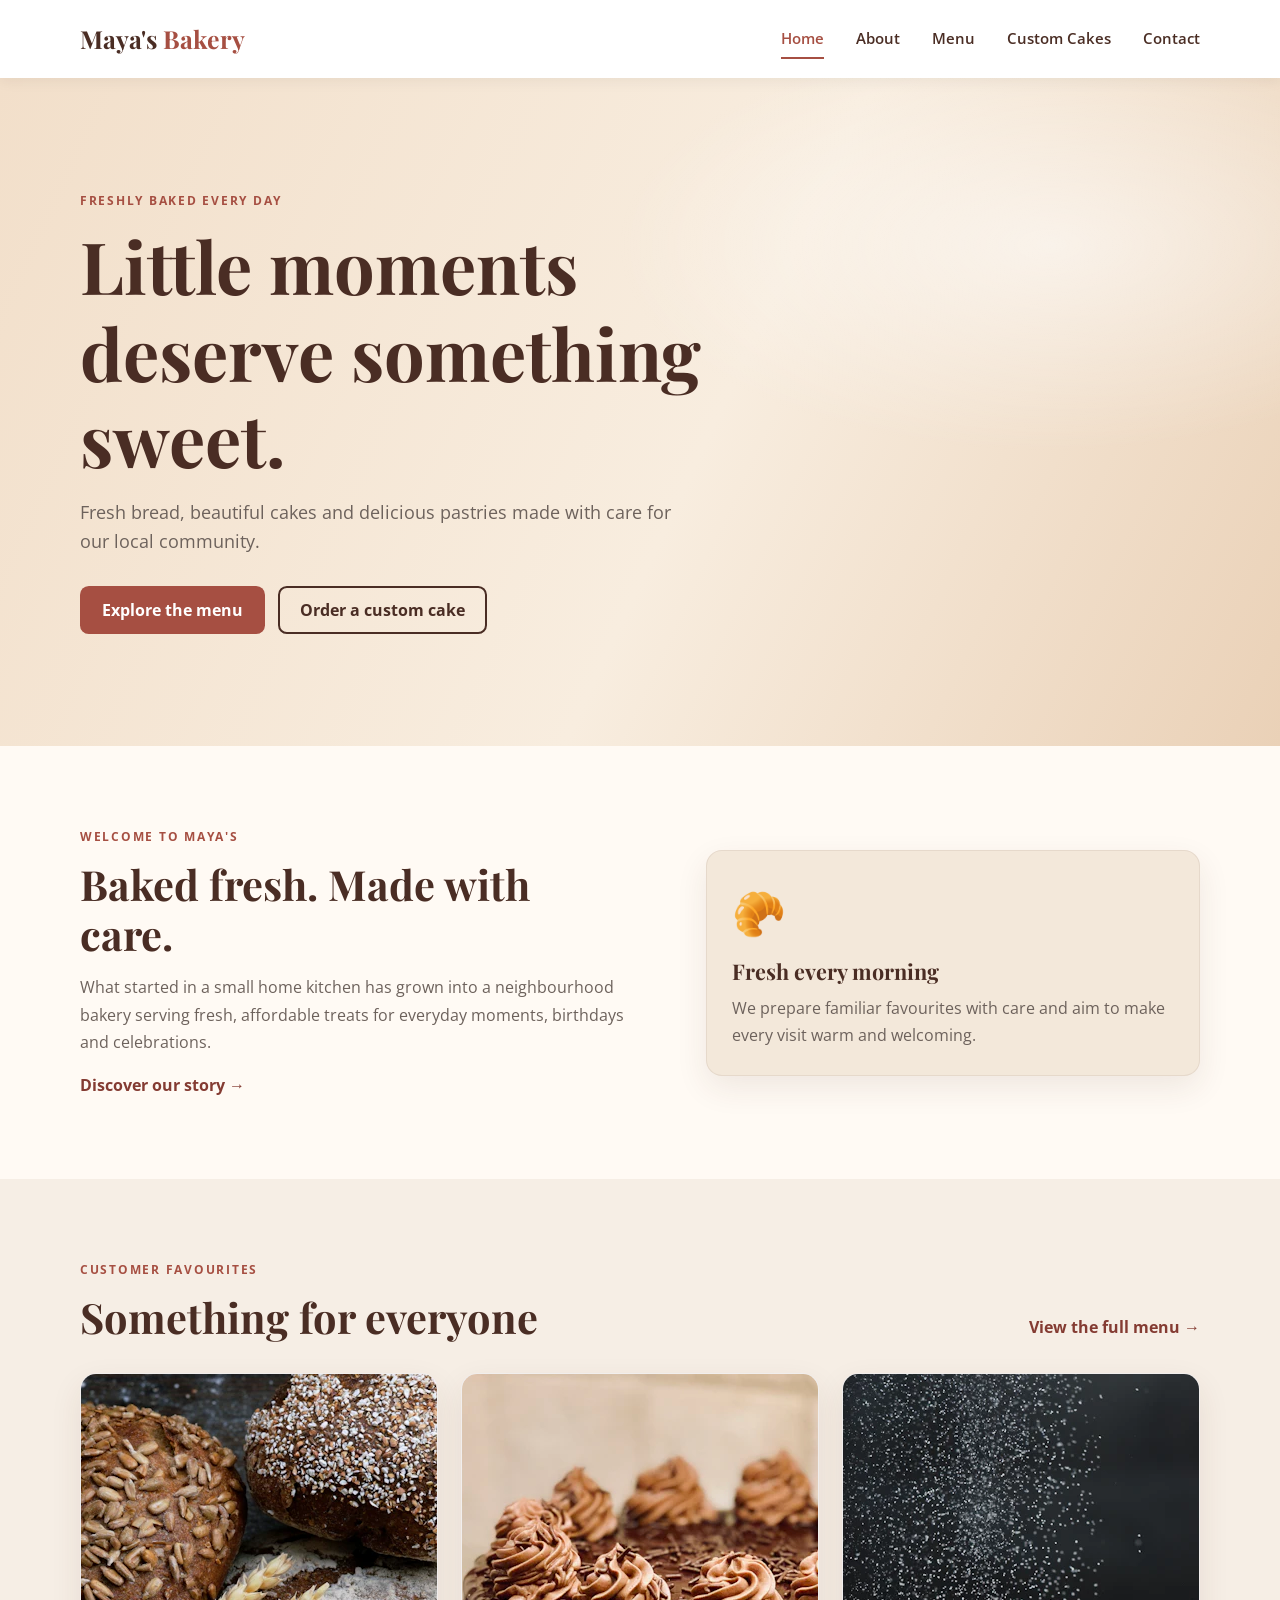
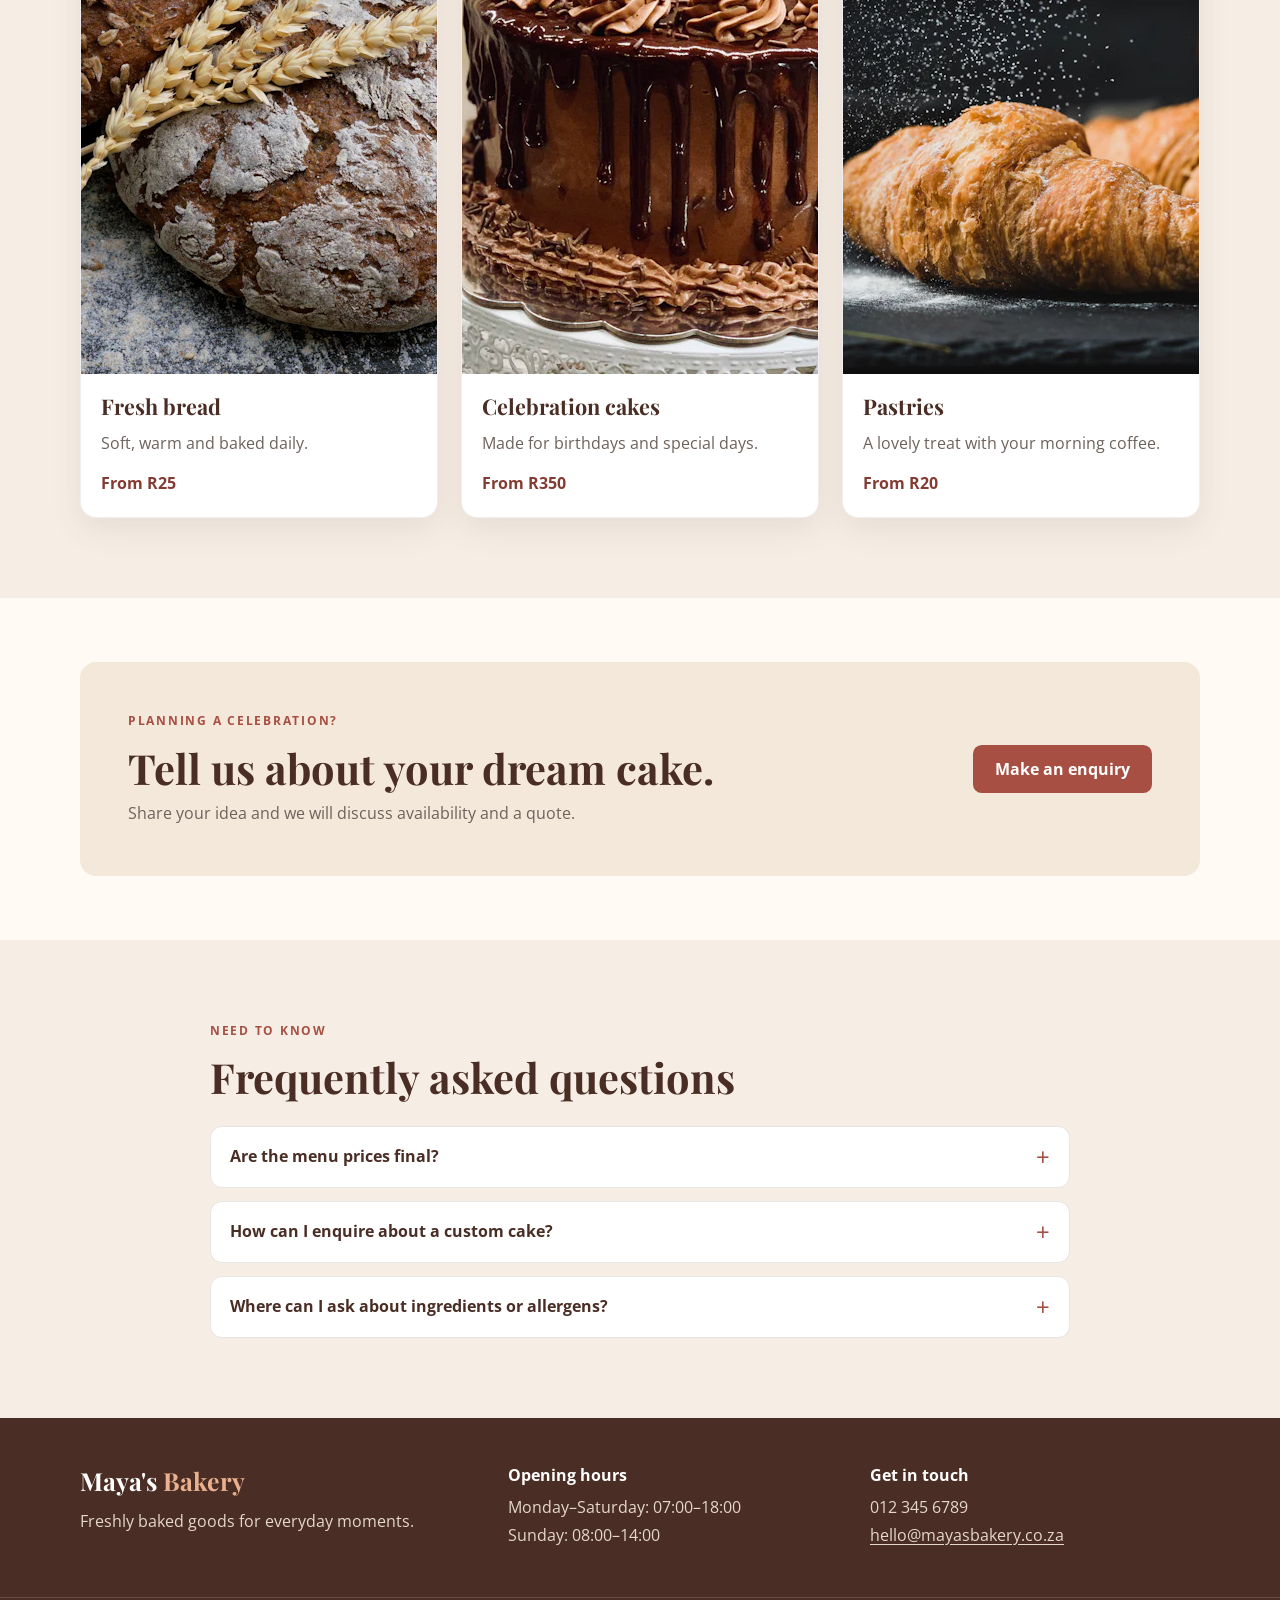
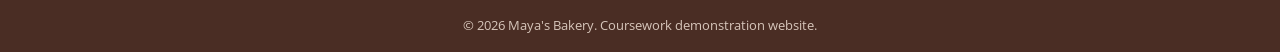
<file: index.html>
<!doctype html>
<html lang="en">
  <head>
    <meta charset="utf-8">
    <meta name="viewport" content="width=device-width, initial-scale=1">
    <meta
      name="description"
      content="Discover Maya's Bakery in Cape Town: fresh bread, celebration cakes and pastries baked with care for everyday moments."
    >
    <title>Home | Maya's Bakery</title>
    <meta property="og:type" content="website">
    <meta property="og:title" content="Maya's Bakery | Freshly baked every day">
    <meta property="og:description" content="Fresh bread, beautiful cakes and delicious pastries made with care for our local community.">
    <meta name="twitter:card" content="summary">
    <meta name="twitter:title" content="Maya's Bakery | Freshly baked every day">
    <meta name="twitter:description" content="Fresh bread, beautiful cakes and delicious pastries made with care for our local community.">

    <link rel="preconnect" href="https://fonts.googleapis.com">
    <link rel="preconnect" href="https://fonts.gstatic.com" crossorigin>
    <link
      href="https://fonts.googleapis.com/css2?family=Open+Sans:wght@400;600;700&family=Playfair+Display:wght@700&display=swap"
      rel="stylesheet"
    >
    <link rel="stylesheet" href="css/style.css">
  </head>

  <body>
    <header class="site-header">
      <nav class="nav container" aria-label="Main navigation">
        <a class="brand" href="index.html" aria-label="Maya's Bakery home">
          Maya's <span>Bakery</span>
        </a>

        <button
          class="menu-toggle"
          type="button"
          aria-expanded="false"
          aria-controls="primary-links"
          aria-label="Open navigation menu"
        >
          <span></span>
          <span></span>
          <span></span>
        </button>

        <div class="nav-links" id="primary-links">
          <a class="current" aria-current="page" href="index.html" data-page="index.html">Home</a>
          <a href="about.html" data-page="about.html">About</a>
          <a href="products.html" data-page="products.html">Menu</a>
          <a href="enquiry.html" data-page="enquiry.html">Custom Cakes</a>
          <a href="contact.html" data-page="contact.html">Contact</a>
        </div>
      </nav>
    </header>

    <main id="main-content">
      <section class="hero">
        <div class="container hero-content">
          <p class="eyebrow">Freshly baked every day</p>
          <h1>Little moments deserve something sweet.</h1>
          <p class="hero-copy">
            Fresh bread, beautiful cakes and delicious pastries made with care for our
            local community.
          </p>

          <div class="button-row">
            <a class="button button-primary" href="products.html">Explore the menu</a>
            <a class="button button-outline" href="enquiry.html">Order a custom cake</a>
          </div>
        </div>
      </section>

      <section class="section container intro-grid">
        <div>
          <p class="eyebrow">Welcome to Maya's</p>
          <h2>Baked fresh. Made with care.</h2>
          <p>
            What started in a small home kitchen has grown into a neighbourhood bakery
            serving fresh, affordable treats for everyday moments, birthdays and celebrations.
          </p>
          <a class="text-link" href="about.html">
            Discover our story <span aria-hidden="true">→</span>
          </a>
        </div>

        <article class="highlight-card">
          <span class="large-emoji" aria-hidden="true">🥐</span>
          <h3>Fresh every morning</h3>
          <p>
            We prepare familiar favourites with care and aim to make every visit warm and
            welcoming.
          </p>
        </article>
      </section>

      <section class="section section-cream">
        <div class="container">
          <div class="section-heading">
            <div>
              <p class="eyebrow">Customer favourites</p>
              <h2>Something for everyone</h2>
            </div>
            <a class="text-link" href="products.html">
              View the full menu <span aria-hidden="true">→</span>
            </a>
          </div>

          <div class="card-grid">
            <article class="food-card">
              <img
                src="assets/artisan-bread.webp"
                alt="Freshly baked artisan bread"
                width="800"
                height="600"
                loading="lazy"
                decoding="async"
              >
              <div class="food-card-content">
                <h3>Fresh bread</h3>
                <p>Soft, warm and baked daily.</p>
                <strong>From R25</strong>
              </div>
            </article>

            <article class="food-card">
              <img
                src="assets/chocolate-celebration-cake.webp"
                alt="Decorated celebration cake"
                width="800"
                height="600"
                loading="lazy"
                decoding="async"
              >
              <div class="food-card-content">
                <h3>Celebration cakes</h3>
                <p>Made for birthdays and special days.</p>
                <strong>From R350</strong>
              </div>
            </article>

            <article class="food-card">
              <img
                src="assets/butter-croissant.webp"
                alt="Golden flaky pastries"
                width="800"
                height="600"
                loading="lazy"
                decoding="async"
              >
              <div class="food-card-content">
                <h3>Pastries</h3>
                <p>A lovely treat with your morning coffee.</p>
                <strong>From R20</strong>
              </div>
            </article>
          </div>
        </div>
      </section>

      <section class="container callout">
        <div>
          <p class="eyebrow">Planning a celebration?</p>
          <h2>Tell us about your dream cake.</h2>
          <p>Share your idea and we will discuss availability and a quote.</p>
        </div>
        <a class="button button-primary" href="enquiry.html">Make an enquiry</a>
      </section>

      <section class="section section-cream" aria-labelledby="faq-heading">
        <div class="container faq-section">
          <div class="section-heading">
            <div>
              <p class="eyebrow">Need to know</p>
              <h2 id="faq-heading">Frequently asked questions</h2>
            </div>
          </div>

          <div class="faq-list">
            <article class="faq-item">
              <h3>
                <button
                  class="faq-question"
                  type="button"
                  aria-expanded="false"
                  aria-controls="faq-answer-prices"
                >
                  Are the menu prices final?
                  <span class="faq-icon" aria-hidden="true">+</span>
                </button>
              </h3>
              <div class="faq-answer" id="faq-answer-prices" hidden>
                <p>The prices shown on this website are sample coursework prices, not a confirmed price list.</p>
              </div>
            </article>

            <article class="faq-item">
              <h3>
                <button
                  class="faq-question"
                  type="button"
                  aria-expanded="false"
                  aria-controls="faq-answer-cakes"
                >
                  How can I enquire about a custom cake?
                  <span class="faq-icon" aria-hidden="true">+</span>
                </button>
              </h3>
              <div class="faq-answer" id="faq-answer-cakes" hidden>
                <p>
                  Use the <a href="enquiry.html">custom cake enquiry form</a> to share your event date,
                  serving size and ideas. The form is a coursework demonstration and does not send or store
                  your details.
                </p>
              </div>
            </article>

            <article class="faq-item">
              <h3>
                <button
                  class="faq-question"
                  type="button"
                  aria-expanded="false"
                  aria-controls="faq-answer-allergens"
                >
                  Where can I ask about ingredients or allergens?
                  <span class="faq-icon" aria-hidden="true">+</span>
                </button>
              </h3>
              <div class="faq-answer" id="faq-answer-allergens" hidden>
                <p>
                  Please use the <a href="contact.html">contact page</a> to ask about ingredients or allergens
                  before choosing a product. This demonstration website cannot confirm product ingredients.
                </p>
              </div>
            </article>
          </div>
        </div>
      </section>
    </main>

    <footer class="site-footer">
      <div class="container footer-grid">
        <div>
          <a class="brand brand-light" href="index.html">Maya's <span>Bakery</span></a>
          <p>Freshly baked goods for everyday moments.</p>
        </div>

        <div>
          <h2 class="footer-heading">Opening hours</h2>
          <p>
            Monday–Saturday: 07:00–18:00<br>
            Sunday: 08:00–14:00
          </p>
        </div>

        <div>
          <h2 class="footer-heading">Get in touch</h2>
          <p>
            012 345 6789<br>
            <a href="mailto:hello@mayasbakery.co.za">hello@mayasbakery.co.za</a>
          </p>
        </div>
      </div>

      <p class="copyright">© 2026 Maya's Bakery. Coursework demonstration website.</p>
    </footer>

    <script src="js/script.js" defer></script>
  </body>
</html>
</file>
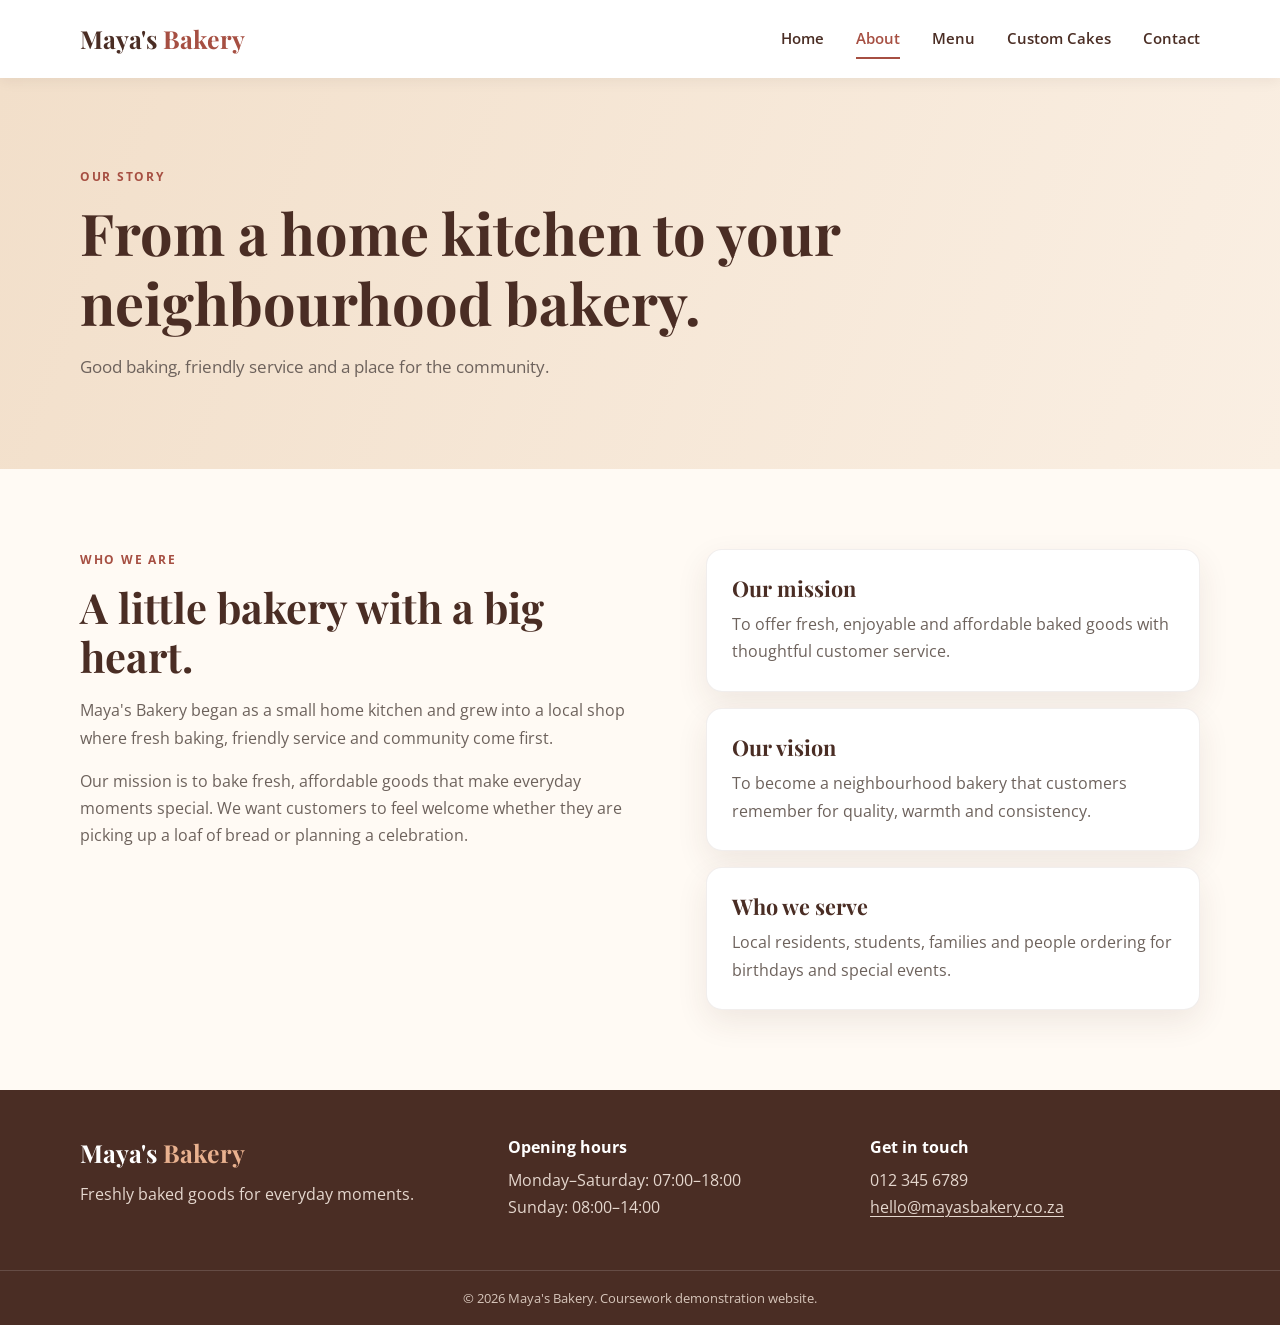
<file: about.html>
<!doctype html>
<html lang="en">
  <head>
    <meta charset="utf-8">
    <meta name="viewport" content="width=device-width, initial-scale=1">
    <meta
      name="description"
      content="Learn how Maya's Bakery grew from a home kitchen into a neighbourhood bakery focused on fresh baking, friendly service and community."
    >
    <title>About us | Maya's Bakery</title>
    <meta property="og:type" content="website">
    <meta property="og:title" content="Our story | Maya's Bakery">
    <meta property="og:description" content="Learn about Maya's Bakery, our story, our mission and the neighbourhood community we serve.">
    <meta name="twitter:card" content="summary">
    <meta name="twitter:title" content="Our story | Maya's Bakery">
    <meta name="twitter:description" content="Learn about Maya's Bakery, our story, our mission and the neighbourhood community we serve.">

    <link rel="preconnect" href="https://fonts.googleapis.com">
    <link rel="preconnect" href="https://fonts.gstatic.com" crossorigin>
    <link
      href="https://fonts.googleapis.com/css2?family=Open+Sans:wght@400;600;700&family=Playfair+Display:wght@700&display=swap"
      rel="stylesheet"
    >
    <link rel="stylesheet" href="css/style.css">
  </head>

  <body>
    <header class="site-header">
      <nav class="nav container" aria-label="Main navigation">
        <a class="brand" href="index.html" aria-label="Maya's Bakery home">
          Maya's <span>Bakery</span>
        </a>

        <button
          class="menu-toggle"
          type="button"
          aria-expanded="false"
          aria-controls="primary-links"
          aria-label="Open navigation menu"
        >
          <span></span>
          <span></span>
          <span></span>
        </button>

        <div class="nav-links" id="primary-links">
          <a href="index.html" data-page="index.html">Home</a>
          <a class="current" aria-current="page" href="about.html" data-page="about.html">About</a>
          <a href="products.html" data-page="products.html">Menu</a>
          <a href="enquiry.html" data-page="enquiry.html">Custom Cakes</a>
          <a href="contact.html" data-page="contact.html">Contact</a>
        </div>
      </nav>
    </header>

    <main id="main-content">
      <section class="page-hero">
        <div class="container">
          <p class="eyebrow">Our story</p>
          <h1>From a home kitchen to your neighbourhood bakery.</h1>
          <p>Good baking, friendly service and a place for the community.</p>
        </div>
      </section>

      <section class="section container two-column">
        <div>
          <p class="eyebrow">Who we are</p>
          <h2>A little bakery with a big heart.</h2>
          <p>
            Maya's Bakery began as a small home kitchen and grew into a local shop where
            fresh baking, friendly service and community come first.
          </p>
          <p>
            Our mission is to bake fresh, affordable goods that make everyday moments
            special. We want customers to feel welcome whether they are picking up a loaf of
            bread or planning a celebration.
          </p>
        </div>

        <div class="stacked-cards">
          <article class="info-card">
            <h3>Our mission</h3>
            <p>To offer fresh, enjoyable and affordable baked goods with thoughtful customer service.</p>
          </article>

          <article class="info-card">
            <h3>Our vision</h3>
            <p>To become a neighbourhood bakery that customers remember for quality, warmth and consistency.</p>
          </article>

          <article class="info-card">
            <h3>Who we serve</h3>
            <p>Local residents, students, families and people ordering for birthdays and special events.</p>
          </article>
        </div>
      </section>
    </main>

    <footer class="site-footer">
      <div class="container footer-grid">
        <div>
          <a class="brand brand-light" href="index.html">Maya's <span>Bakery</span></a>
          <p>Freshly baked goods for everyday moments.</p>
        </div>

        <div>
          <h2 class="footer-heading">Opening hours</h2>
          <p>
            Monday–Saturday: 07:00–18:00<br>
            Sunday: 08:00–14:00
          </p>
        </div>

        <div>
          <h2 class="footer-heading">Get in touch</h2>
          <p>
            012 345 6789<br>
            <a href="mailto:hello@mayasbakery.co.za">hello@mayasbakery.co.za</a>
          </p>
        </div>
      </div>

      <p class="copyright">© 2026 Maya's Bakery. Coursework demonstration website.</p>
    </footer>

    <script src="js/script.js" defer></script>
  </body>
</html>
</file>
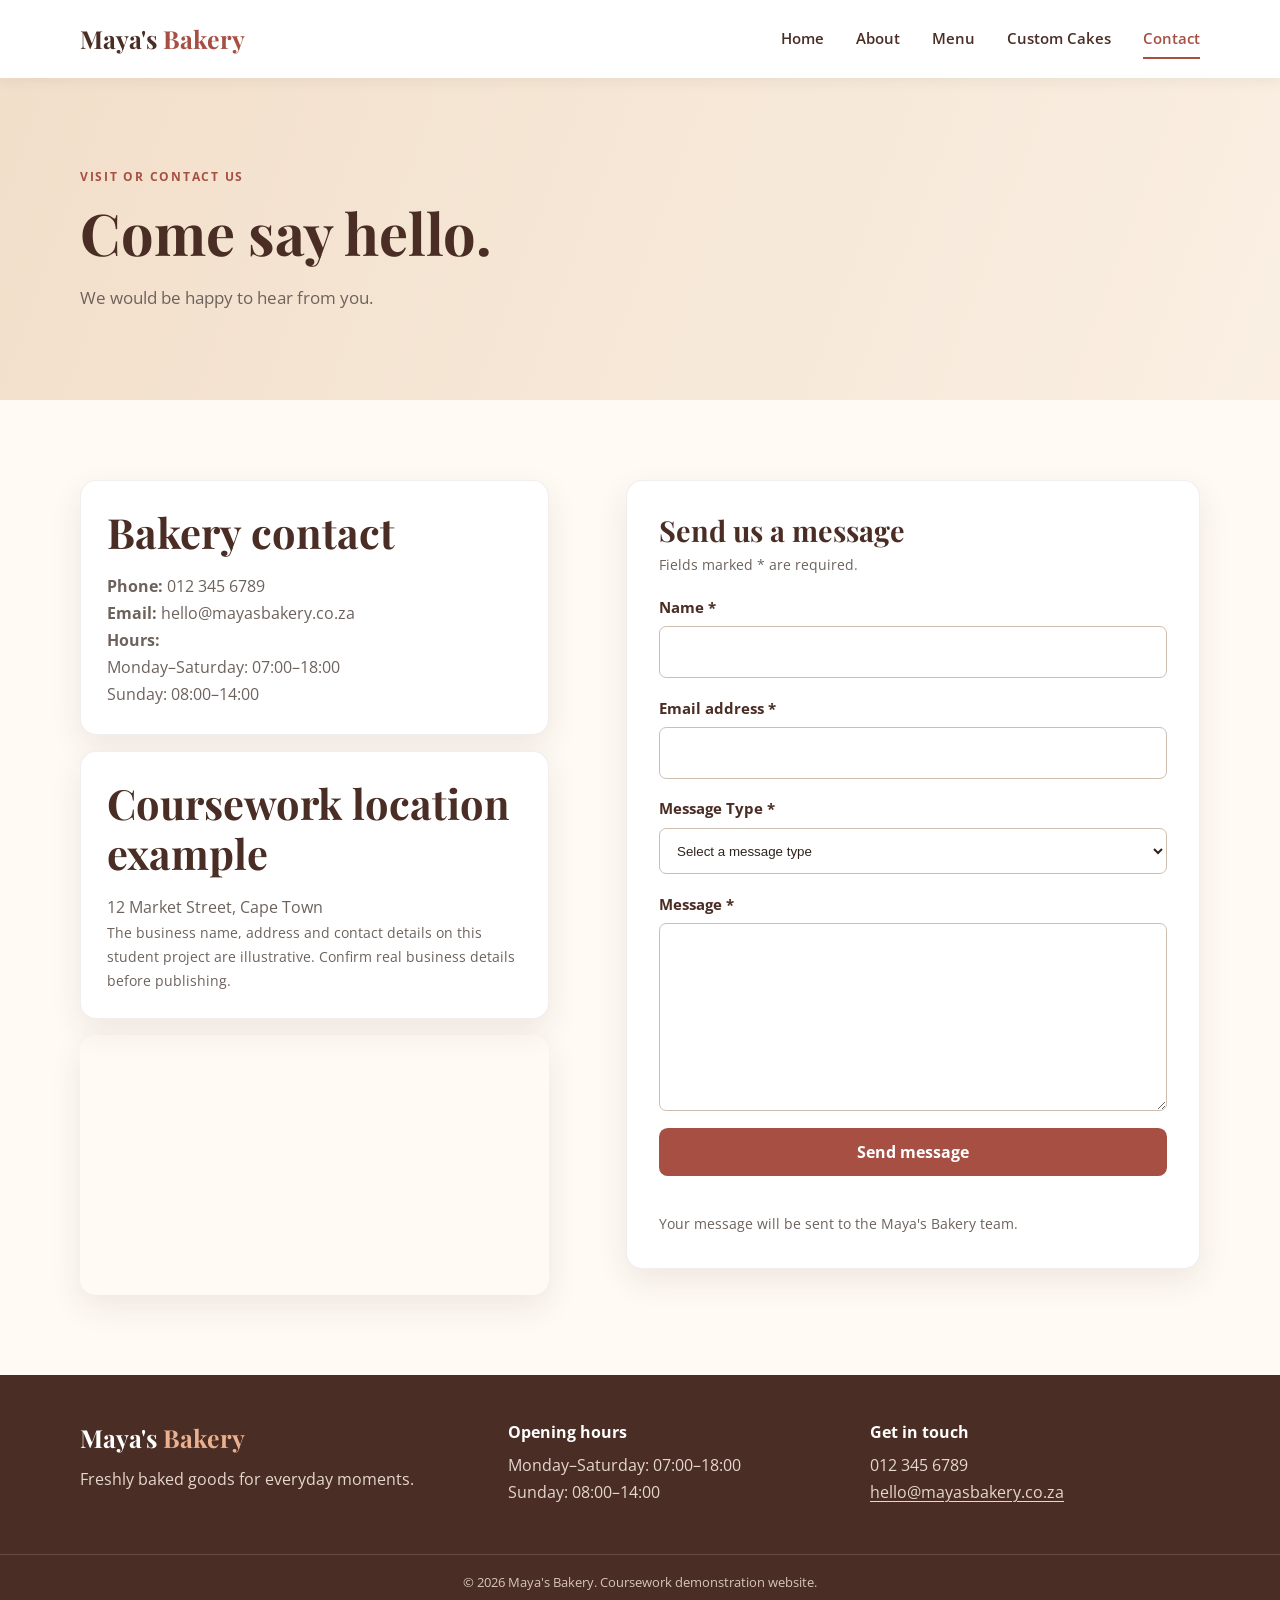
<file: contact.html>
<!doctype html>
<html lang="en">
  <head>
    <meta charset="utf-8">
    <meta name="viewport" content="width=device-width, initial-scale=1">
    <meta
      name="description"
      content="Find Maya's Bakery contact details, opening hours and a Cape Town map, or send a message through our sample contact form."
    >
    <title>Contact | Maya's Bakery</title>
    <meta property="og:type" content="website">
    <meta property="og:title" content="Contact Maya's Bakery">
    <meta property="og:description" content="Find our contact details and opening hours, or send Maya's Bakery a message using our sample form.">
    <meta name="twitter:card" content="summary">
    <meta name="twitter:title" content="Contact Maya's Bakery">
    <meta name="twitter:description" content="Find our contact details and opening hours, or send Maya's Bakery a message using our sample form.">

    <link rel="preconnect" href="https://fonts.googleapis.com">
    <link rel="preconnect" href="https://fonts.gstatic.com" crossorigin>
    <link
      href="https://fonts.googleapis.com/css2?family=Open+Sans:wght@400;600;700&family=Playfair+Display:wght@700&display=swap"
      rel="stylesheet"
    >
    <link rel="stylesheet" href="css/style.css">
  </head>

  <body>
    <header class="site-header">
      <nav class="nav container" aria-label="Main navigation">
        <a class="brand" href="index.html" aria-label="Maya's Bakery home">
          Maya's <span>Bakery</span>
        </a>

        <button
          class="menu-toggle"
          type="button"
          aria-expanded="false"
          
          aria-controls="primary-links"
          aria-label="Open navigation menu"
        >
          <span></span>
          <span></span>
          <span></span>
        </button>

        <div class="nav-links" id="primary-links">
          <a href="index.html" data-page="index.html">Home</a>
          <a href="about.html" data-page="about.html">About</a>
          <a href="products.html" data-page="products.html">Menu</a>
          <a href="enquiry.html" data-page="enquiry.html">Custom Cakes</a>
          <a class="current" aria-current="page" href="contact.html" data-page="contact.html">Contact</a>
        </div>
      </nav>
    </header>

    <main id="main-content">
      <section class="page-hero">
        <div class="container">
          <p class="eyebrow">Visit or contact us</p>
          <h1>Come say hello.</h1>
          <p>We would be happy to hear from you.</p>
        </div>
      </section>

      <section class="section container contact-layout">
        <div class="contact-details">
          <article class="info-card">
            <h2>Bakery contact</h2>
            <p><strong>Phone:</strong> 012 345 6789</p>
            <p><strong>Email:</strong> <a href="mailto:hello@mayasbakery.co.za">hello@mayasbakery.co.za</a></p>
            <p>
              <strong>Hours:</strong><br>
              Monday–Saturday: 07:00–18:00<br>
              Sunday: 08:00–14:00
            </p>
          </article>

          <article class="info-card">
            <h2>Coursework location example</h2>
            <p>12 Market Street, Cape Town</p>
            <p class="small-note">
              The business name, address and contact details on this student project are
              illustrative. Confirm real business details before publishing.
            </p>
          </article>

          <div class="map-frame">
            <iframe
              title="Map showing Cape Town city centre"
              src="https://www.google.com/maps?q=Cape%20Town%20City%20Centre&output=embed"
              loading="lazy"
              referrerpolicy="no-referrer-when-downgrade"
              allowfullscreen
            ></iframe>
          </div>
        </div>

        <form class="form-card" id="contactForm" action="#" method="POST">
          <div class="form-heading">
            <h2>Send us a message</h2>
            <p>Fields marked * are required.</p>
          </div>

          <div class="field">
            <label for="contact-name">Name *</label>
            <input id="contact-name" name="name" type="text" autocomplete="name" required minlength="2" maxlength="100">
          </div>

          <div class="field">
            <label for="contact-email">Email address *</label>
            <input id="contact-email" name="email" type="email" autocomplete="email" required maxlength="254">
          </div>

          <div class="field">
            <label for="messageType">Message Type *</label>
            <select id="messageType" name="messageType" required>
              <option value="">Select a message type</option>
              <option value="General Enquiry">General Enquiry</option>
              <option value="Order">Order</option>
              <option value="Feedback">Feedback</option>
              <option value="Complaint">Complaint</option>
            </select>
          </div>

          <div class="field">
            <label for="contact-message">Message *</label>
            <textarea id="contact-message" name="message" rows="6" required minlength="10" maxlength="2000"></textarea>
          </div>

          <button class="button button-primary" type="submit">Send message</button>
          <p class="form-message" role="status" aria-live="polite"></p>
          <p class="small-note">Your message will be sent to the Maya's Bakery team.</p>
        </form>
      </section>
    </main>

    <footer class="site-footer">
      <div class="container footer-grid">
        <div>
          <a class="brand brand-light" href="index.html">Maya's <span>Bakery</span></a>
          <p>Freshly baked goods for everyday moments.</p>
        </div>

        <div>
          <h2 class="footer-heading">Opening hours</h2>
          <p>
            Monday–Saturday: 07:00–18:00<br>
            Sunday: 08:00–14:00
          </p>
        </div>

        <div>
          <h2 class="footer-heading">Get in touch</h2>
          <p>
            012 345 6789<br>
            <a href="mailto:hello@mayasbakery.co.za">hello@mayasbakery.co.za</a>
          </p>
        </div>
      </div>

      <p class="copyright">© 2026 Maya's Bakery. Coursework demonstration website.</p>
    </footer>

    <script src="js/script.js" defer></script>
  </body>
</html>
</file>
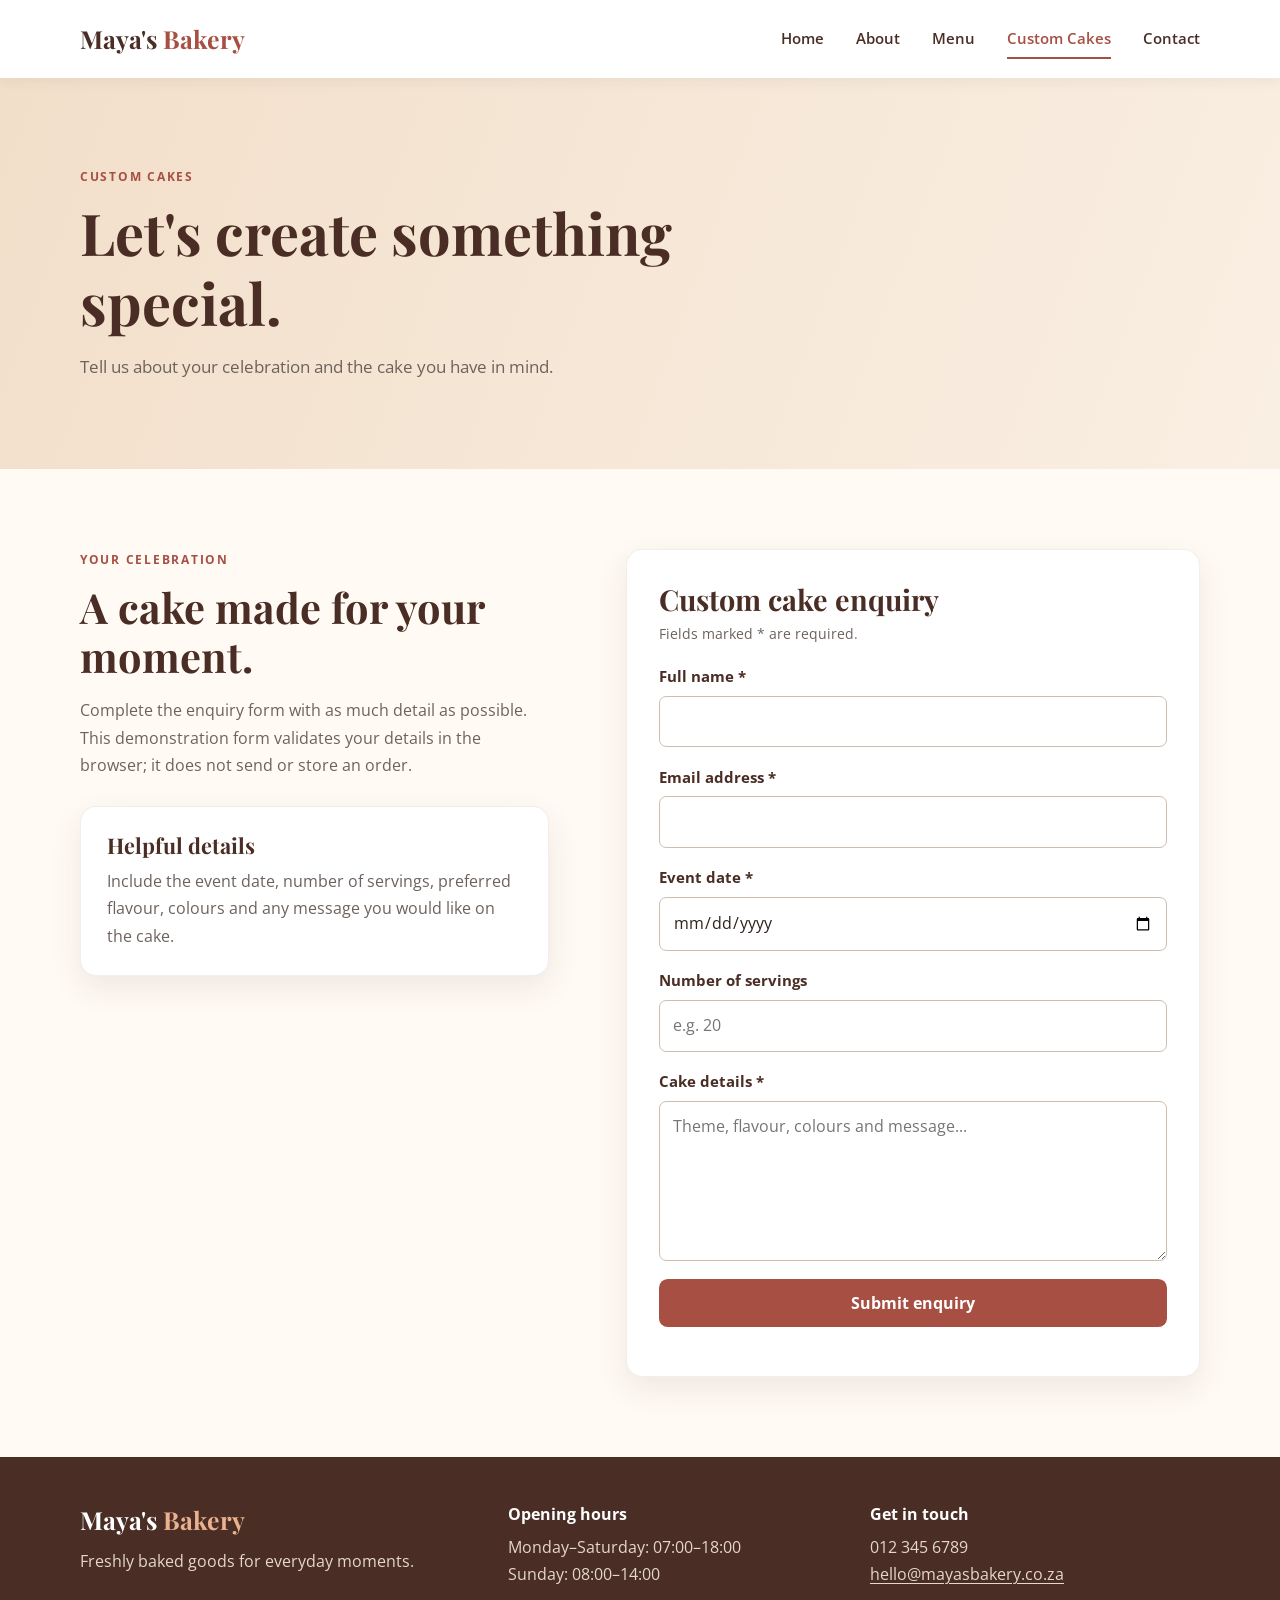
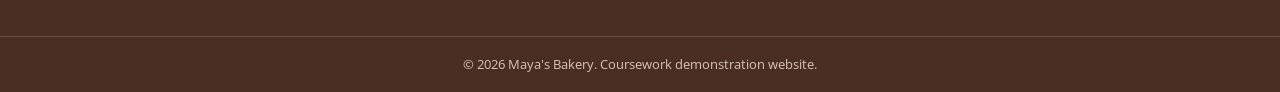
<file: enquiry.html>
<!doctype html>
<html lang="en">
  <head>
    <meta charset="utf-8">
    <meta name="viewport" content="width=device-width, initial-scale=1">
    <meta
      name="description"
      content="Tell Maya's Bakery about your celebration cake, preferred flavour, servings and event date using our sample enquiry form."
    >
    <title>Custom cake enquiry | Maya's Bakery</title>
    <meta property="og:type" content="website">
    <meta property="og:title" content="Custom cake enquiry | Maya's Bakery">
    <meta property="og:description" content="Share your event date, serving size and cake ideas with Maya's Bakery using our sample enquiry form.">
    <meta name="twitter:card" content="summary">
    <meta name="twitter:title" content="Custom cake enquiry | Maya's Bakery">
    <meta name="twitter:description" content="Share your event date, serving size and cake ideas with Maya's Bakery using our sample enquiry form.">

    <link rel="preconnect" href="https://fonts.googleapis.com">
    <link rel="preconnect" href="https://fonts.gstatic.com" crossorigin>
    <link
      href="https://fonts.googleapis.com/css2?family=Open+Sans:wght@400;600;700&family=Playfair+Display:wght@700&display=swap"
      rel="stylesheet"
    >
    <link rel="stylesheet" href="css/style.css">
  </head>

  <body>
    <header class="site-header">
      <nav class="nav container" aria-label="Main navigation">
        <a class="brand" href="index.html" aria-label="Maya's Bakery home">
          Maya's <span>Bakery</span>
        </a>

        <button
          class="menu-toggle"
          type="button"
          aria-expanded="false"
          aria-controls="primary-links"
          aria-label="Open navigation menu"
        >
          <span></span>
          <span></span>
          <span></span>
        </button>

        <div class="nav-links" id="primary-links">
          <a href="index.html" data-page="index.html">Home</a>
          <a href="about.html" data-page="about.html">About</a>
          <a href="products.html" data-page="products.html">Menu</a>
          <a class="current" aria-current="page" href="enquiry.html" data-page="enquiry.html">Custom Cakes</a>
          <a href="contact.html" data-page="contact.html">Contact</a>
        </div>
      </nav>
    </header>

    <main id="main-content">
      <section class="page-hero">
        <div class="container">
          <p class="eyebrow">Custom cakes</p>
          <h1>Let's create something special.</h1>
          <p>Tell us about your celebration and the cake you have in mind.</p>
        </div>
      </section>

      <section class="section container form-layout">
        <div>
          <p class="eyebrow">Your celebration</p>
          <h2>A cake made for your moment.</h2>
          <p>
            Complete the enquiry form with as much detail as possible. This demonstration
            form validates your details in the browser; it does not send or store an order.
          </p>

          <div class="info-card">
            <h3>Helpful details</h3>
            <p>
              Include the event date, number of servings, preferred flavour, colours and
              any message you would like on the cake.
            </p>
          </div>
        </div>

        <form class="form-card" data-demo-form>
          <div class="form-heading">
            <h2>Custom cake enquiry</h2>
            <p>Fields marked * are required.</p>
          </div>

          <div class="field">
            <label for="cake-name">Full name *</label>
            <input id="cake-name" name="name" type="text" autocomplete="name" required minlength="2" maxlength="100">
          </div>

          <div class="field">
            <label for="cake-email">Email address *</label>
            <input id="cake-email" name="email" type="email" autocomplete="email" required maxlength="254">
          </div>

          <div class="field">
            <label for="event-date">Event date *</label>
            <input id="event-date" name="event-date" type="date" required>
          </div>

          <div class="field">
            <label for="servings">Number of servings</label>
            <input id="servings" name="servings" type="number" min="1" max="500" placeholder="e.g. 20">
          </div>

          <div class="field">
            <label for="cake-details">Cake details *</label>
            <textarea
              id="cake-details"
              name="details"
              rows="5"
              placeholder="Theme, flavour, colours and message..."
              required
              minlength="10"
              maxlength="2000"
            ></textarea>
          </div>

          <button class="button button-primary" type="submit">Submit enquiry</button>
          <p class="form-message" role="status" aria-live="polite"></p>
        </form>
      </section>
    </main>

    <footer class="site-footer">
      <div class="container footer-grid">
        <div>
          <a class="brand brand-light" href="index.html">Maya's <span>Bakery</span></a>
          <p>Freshly baked goods for everyday moments.</p>
        </div>

        <div>
          <h2 class="footer-heading">Opening hours</h2>
          <p>
            Monday–Saturday: 07:00–18:00<br>
            Sunday: 08:00–14:00
          </p>
        </div>

        <div>
          <h2 class="footer-heading">Get in touch</h2>
          <p>
            012 345 6789<br>
            <a href="mailto:hello@mayasbakery.co.za">hello@mayasbakery.co.za</a>
          </p>
        </div>
      </div>

      <p class="copyright">© 2026 Maya's Bakery. Coursework demonstration website.</p>
    </footer>

    <script src="js/script.js" defer></script>
  </body>
</html>
</file>
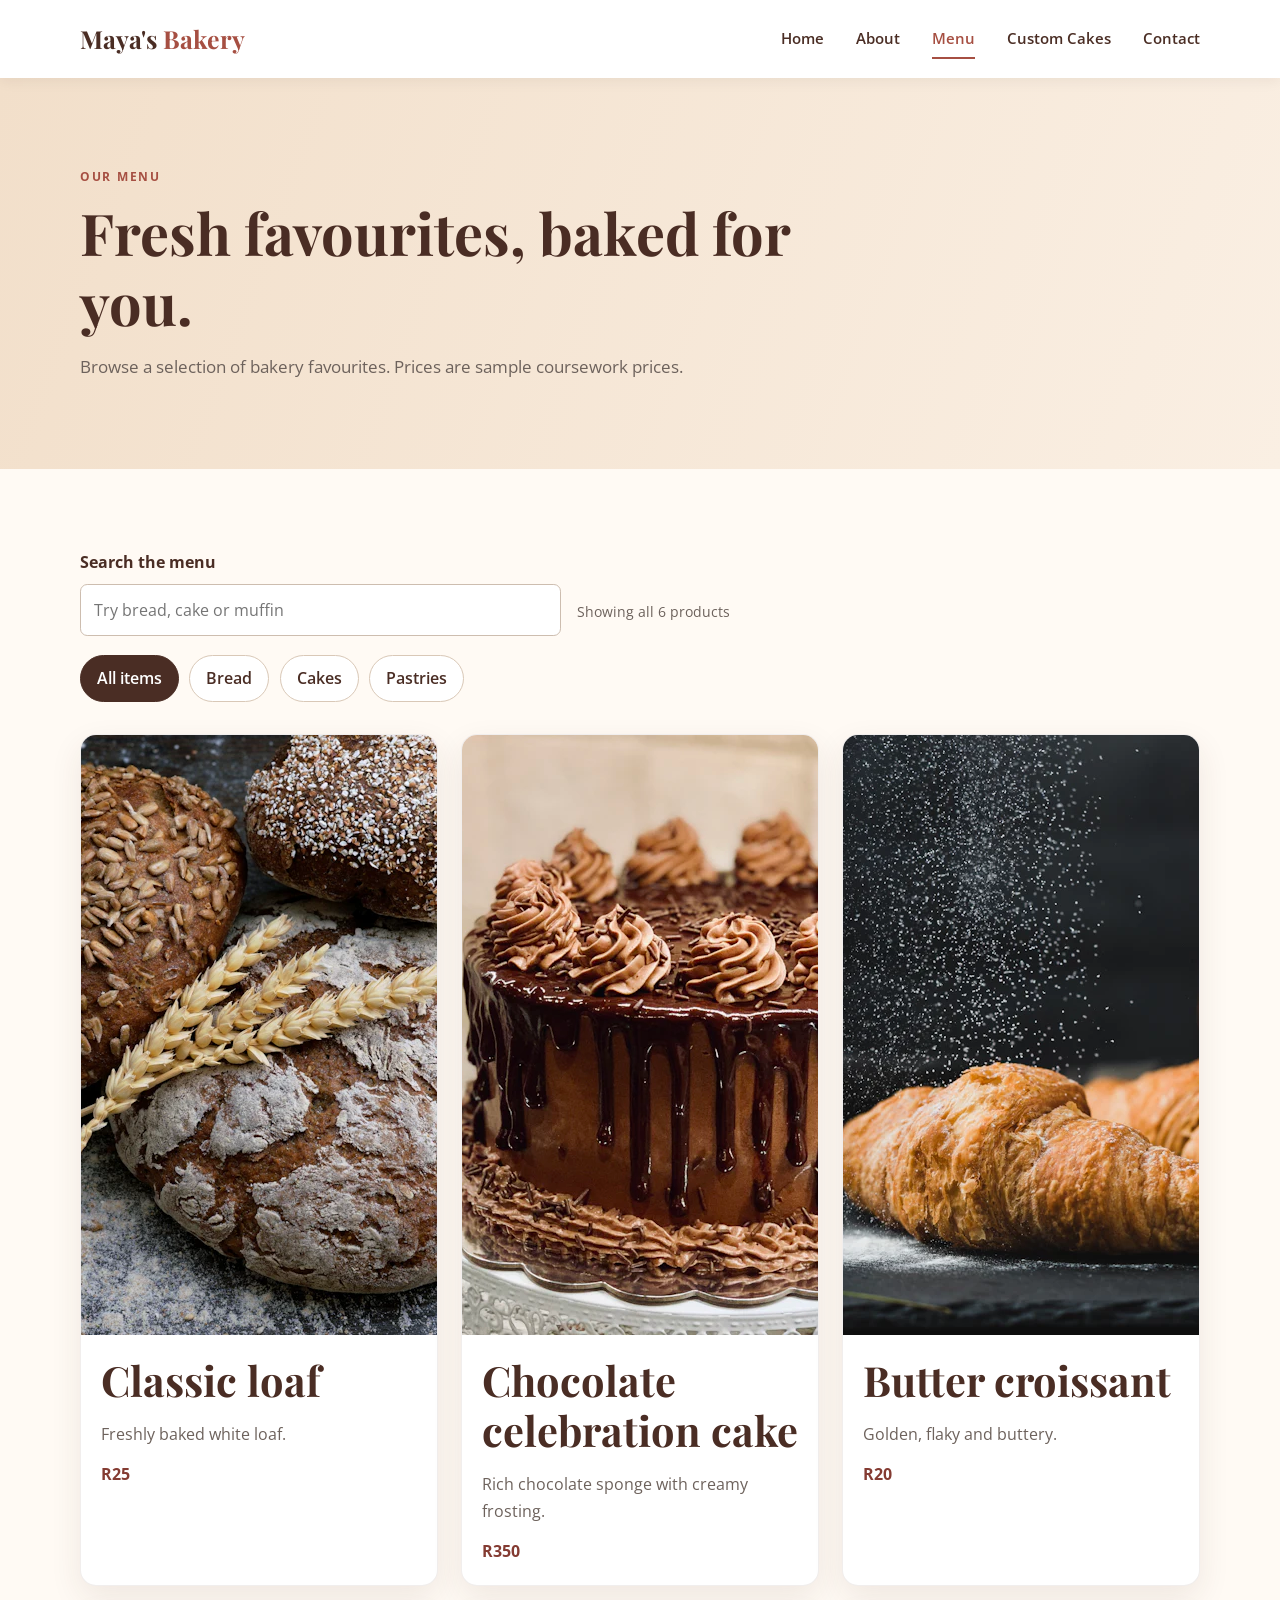
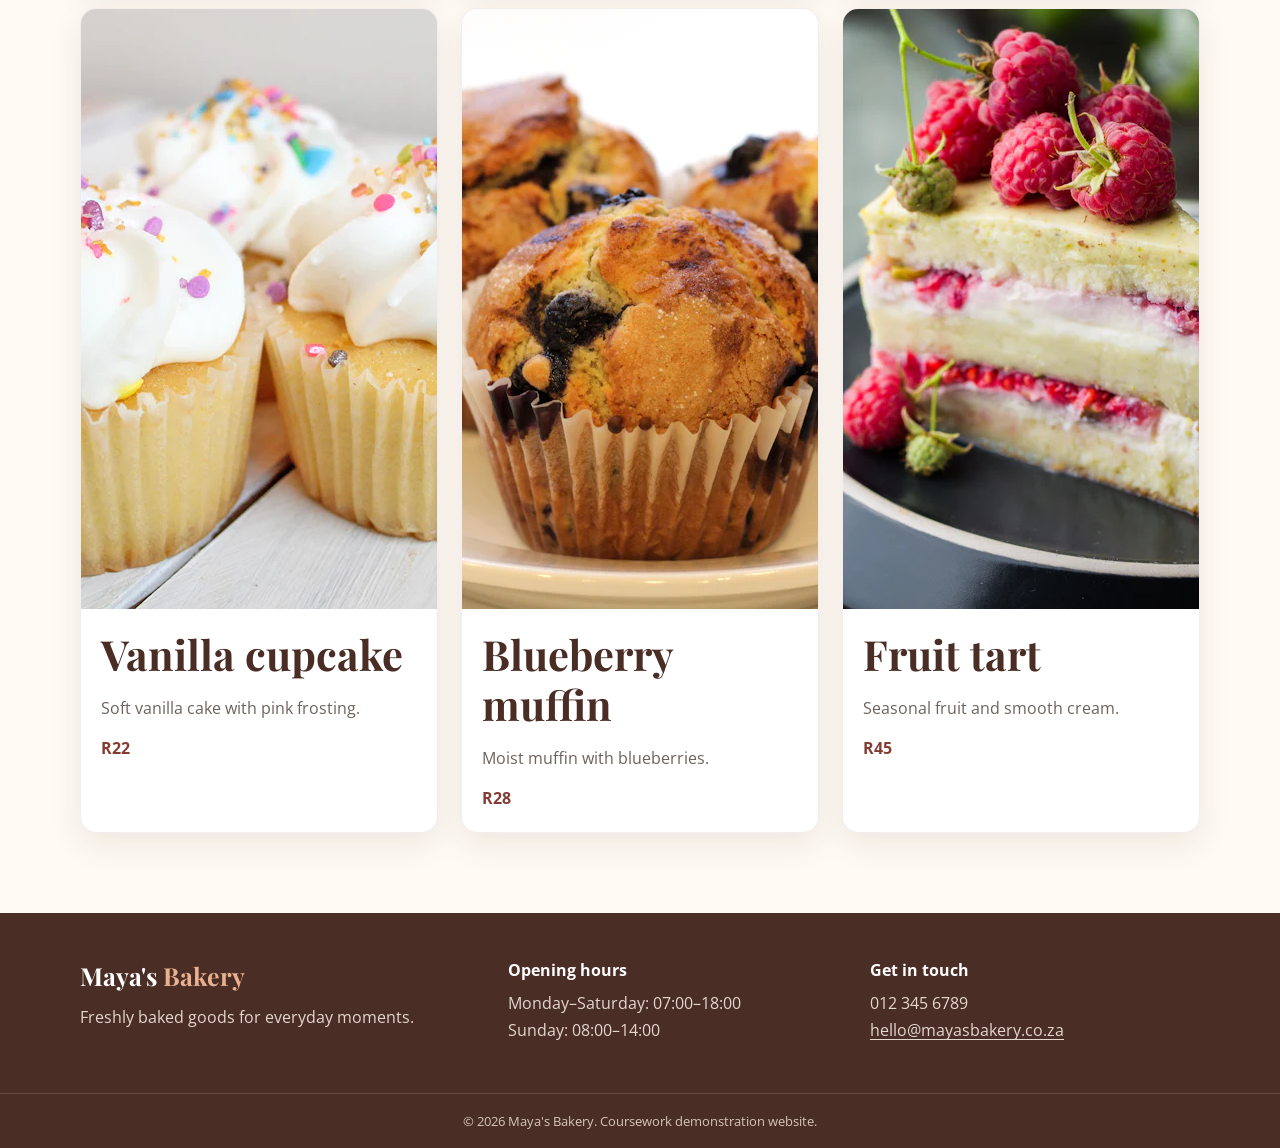
<file: products.html>
<!doctype html>
<html lang="en">
  <head>
    <meta charset="utf-8">
    <meta name="viewport" content="width=device-width, initial-scale=1">
    <meta
      name="description"
      content="Browse Maya's Bakery's sample menu of fresh bread, celebration cakes and pastries, with descriptions and coursework prices."
    >
    <title>Menu | Maya's Bakery</title>
    <meta property="og:type" content="website">
    <meta property="og:title" content="Bakery menu | Maya's Bakery">
    <meta property="og:description" content="Browse fresh bread, celebration cakes and pastries on Maya's Bakery's sample menu.">
    <meta name="twitter:card" content="summary">
    <meta name="twitter:title" content="Bakery menu | Maya's Bakery">
    <meta name="twitter:description" content="Browse fresh bread, celebration cakes and pastries on Maya's Bakery's sample menu.">

    <link rel="preconnect" href="https://fonts.googleapis.com">
    <link rel="preconnect" href="https://fonts.gstatic.com" crossorigin>
    <link
      href="https://fonts.googleapis.com/css2?family=Open+Sans:wght@400;600;700&family=Playfair+Display:wght@700&display=swap"
      rel="stylesheet"
    >
    <link rel="stylesheet" href="css/style.css">
  </head>

  <body>
    <header class="site-header">
      <nav class="nav container" aria-label="Main navigation">
        <a class="brand" href="index.html" aria-label="Maya's Bakery home">
          Maya's <span>Bakery</span>
        </a>

        <button
          class="menu-toggle"
          type="button"
          aria-expanded="false"
          aria-controls="primary-links"
          aria-label="Open navigation menu"
        >
          <span></span>
          <span></span>
          <span></span>
        </button>

        <div class="nav-links" id="primary-links">
          <a href="index.html" data-page="index.html">Home</a>
          <a href="about.html" data-page="about.html">About</a>
          <a class="current" aria-current="page" href="products.html" data-page="products.html">Menu</a>
          <a href="enquiry.html" data-page="enquiry.html">Custom Cakes</a>
          <a href="contact.html" data-page="contact.html">Contact</a>
        </div>
      </nav>
    </header>

    <main id="main-content">
      <section class="page-hero">
        <div class="container">
          <p class="eyebrow">Our menu</p>
          <h1>Fresh favourites, baked for you.</h1>
          <p>Browse a selection of bakery favourites. Prices are sample coursework prices.</p>
        </div>
      </section>

      <section class="section container">
        <div class="menu-tools">
          <label class="search-label" for="product-search">Search the menu</label>
          <input
            id="product-search"
            class="search-input"
            type="search"
            placeholder="Try bread, cake or muffin"
          >
          <p id="result-count" class="result-count" aria-live="polite">
            Showing all 6 products
          </p>
        </div>

        <div class="filter-row" aria-label="Filter products">
          <button class="filter-button active" type="button" data-filter="all" aria-pressed="true">
            All items
          </button>
          <button class="filter-button" type="button" data-filter="bread" aria-pressed="false">
            Bread
          </button>
          <button class="filter-button" type="button" data-filter="cakes" aria-pressed="false">
            Cakes
          </button>
          <button class="filter-button" type="button" data-filter="pastries" aria-pressed="false">
            Pastries
          </button>
        </div>

        <div class="product-grid" id="product-grid">
          <article class="product-card" data-category="bread" data-name="classic loaf">
            <img
              src="assets/artisan-bread.webp"
              alt="Classic freshly baked loaf"
              width="800"
              height="600"
              loading="lazy"
              decoding="async"
            >
            <div class="product-content">
              <h2>Classic loaf</h2>
              <p>Freshly baked white loaf.</p>
              <strong>R25</strong>
            </div>
          </article>

          <article class="product-card" data-category="cakes" data-name="chocolate celebration cake">
            <img
              src="assets/chocolate-celebration-cake.webp"
              alt="Chocolate celebration cake"
              width="800"
              height="600"
              loading="lazy"
              decoding="async"
            >
            <div class="product-content">
              <h2>Chocolate celebration cake</h2>
              <p>Rich chocolate sponge with creamy frosting.</p>
              <strong>R350</strong>
            </div>
          </article>

          <article class="product-card" data-category="pastries" data-name="butter croissant">
            <img
              src="assets/butter-croissant.webp"
              alt="Golden butter croissant"
              width="800"
              height="600"
              loading="lazy"
              decoding="async"
            >
            <div class="product-content">
              <h2>Butter croissant</h2>
              <p>Golden, flaky and buttery.</p>
              <strong>R20</strong>
            </div>
          </article>

          <article class="product-card" data-category="cakes" data-name="vanilla cupcake">
            <img
              src="assets/vanilla-cupcake.webp"
              alt="Vanilla cupcake with frosting"
              width="800"
              height="600"
              loading="lazy"
              decoding="async"
            >
            <div class="product-content">
              <h2>Vanilla cupcake</h2>
              <p>Soft vanilla cake with pink frosting.</p>
              <strong>R22</strong>
            </div>
          </article>

          <article class="product-card" data-category="pastries" data-name="blueberry muffin">
            <img
              src="assets/blueberry-muffin.webp"
              alt="Blueberry muffin"
              width="800"
              height="600"
              loading="lazy"
              decoding="async"
            >
            <div class="product-content">
              <h2>Blueberry muffin</h2>
              <p>Moist muffin with blueberries.</p>
              <strong>R28</strong>
            </div>
          </article>

          <article class="product-card" data-category="pastries" data-name="fruit tart">
            <img
              src="assets/seasonal-fruit-tart.webp"
              alt="Fruit tart with seasonal fruit"
              width="800"
              height="600"
              loading="lazy"
              decoding="async"
            >
            <div class="product-content">
              <h2>Fruit tart</h2>
              <p>Seasonal fruit and smooth cream.</p>
              <strong>R45</strong>
            </div>
          </article>
        </div>

        <p id="no-products" class="empty-state" hidden>
          No products match your search. Try another word or category.
        </p>
      </section>
    </main>

    <footer class="site-footer">
      <div class="container footer-grid">
        <div>
          <a class="brand brand-light" href="index.html">Maya's <span>Bakery</span></a>
          <p>Freshly baked goods for everyday moments.</p>
        </div>

        <div>
          <h2 class="footer-heading">Opening hours</h2>
          <p>
            Monday–Saturday: 07:00–18:00<br>
            Sunday: 08:00–14:00
          </p>
        </div>

        <div>
          <h2 class="footer-heading">Get in touch</h2>
          <p>
            012 345 6789<br>
            <a href="mailto:hello@mayasbakery.co.za">hello@mayasbakery.co.za</a>
          </p>
        </div>
      </div>

      <p class="copyright">© 2026 Maya's Bakery. Coursework demonstration website.</p>
    </footer>

    <script src="js/script.js" defer></script>
  </body>
</html>
</file>
<file: css/style.css>
:root {
  color-scheme: light;
  --color-cream: #fffaf4;
  --color-sand: #f3e8da;
  --color-brown: #4a2d24;
  --color-brown-light: #765447;
  --color-rose: #a64f42;
  --color-rose-dark: #843b32;
  --color-ink: #30231e;
  --color-muted: #6d625c;
  --color-white: #fff;
  --shadow-card: 0 12px 32px rgb(74 45 36 / 9%);
  --radius-card: 1rem;
  --font-body: "Open Sans", Arial, sans-serif;
  --font-heading: "Playfair Display", Georgia, serif;
}

* {
  box-sizing: border-box;
}

html {
  scroll-behavior: smooth;
}

body {
  min-width: 320px;
  margin: 0;
  background: var(--color-cream);
  color: var(--color-ink);
  font-family: var(--font-body);
  font-size: 1rem;
  line-height: 1.7;
}

img {
  display: block;
  max-width: 100%;
}

a {
  color: inherit;
  text-decoration: none;
}

button,
input,
textarea {
  font: inherit;
}

button,
a,
input,
textarea {
  -webkit-tap-highlight-color: transparent;
}

a:focus-visible,
button:focus-visible,
input:focus-visible,
textarea:focus-visible {
  outline: 3px solid #d88a55;
  outline-offset: 3px;
}

[hidden] {
  display: none !important;
}

.container {
  width: min(100% - 2.5rem, 1120px);
  margin-inline: auto;
}

.site-header {
  position: relative;
  z-index: 5;
  background: var(--color-white);
  box-shadow: 0 2px 14px rgb(48 35 30 / 7%);
}

.nav {
  display: flex;
  min-height: 78px;
  align-items: center;
  justify-content: space-between;
  gap: 2rem;
}

.brand {
  flex: 0 0 auto;
  color: var(--color-brown);
  font-family: var(--font-heading);
  font-size: 1.55rem;
  font-weight: 700;
  line-height: 1.2;
}

.brand span {
  color: var(--color-rose);
}

.nav-links {
  display: flex;
  align-items: center;
  gap: clamp(1rem, 2.5vw, 2rem);
}

.nav-links a {
  padding-block: 0.45rem;
  color: var(--color-brown);
  font-size: 0.93rem;
  font-weight: 600;
  transition: color 160ms ease;
}

.nav-links a:hover,
.nav-links a.current {
  color: var(--color-rose);
}

.nav-links a.current {
  box-shadow: inset 0 -2px var(--color-rose);
}

.menu-toggle {
  display: none;
  width: 44px;
  height: 44px;
  padding: 10px;
  border: 1px solid var(--color-sand);
  border-radius: 0.65rem;
  background: var(--color-white);
  cursor: pointer;
}

.menu-toggle span {
  display: block;
  width: 100%;
  height: 2px;
  margin-block: 4px;
  background: var(--color-brown);
}

h1,
h2,
h3,
p {
  margin-top: 0;
}

h1,
h2,
h3 {
  color: var(--color-brown);
  font-family: var(--font-heading);
  line-height: 1.2;
}

h1 {
  max-width: 780px;
  margin-bottom: 1rem;
  font-size: clamp(2.4rem, 6vw, 4.5rem);
}

h2 {
  margin-bottom: 1rem;
  font-size: clamp(1.8rem, 3.5vw, 2.6rem);
}

h3 {
  margin-bottom: 0.6rem;
  font-size: 1.35rem;
}

p {
  margin-bottom: 1rem;
}

.hero {
  display: flex;
  min-height: 590px;
  align-items: center;
  padding-block: 6rem;
  background:
    radial-gradient(ellipse at 82% 25%, rgb(255 255 255 / 54%), transparent 29%),
    linear-gradient(115deg, #f2dfca 0%, #f8eddf 55%, #ead1b7 100%);
}

.hero-content {
  padding-block: 1rem;
}

.hero h1 {
  max-width: 720px;
}

.hero-copy {
  max-width: 600px;
  margin-bottom: 1.8rem;
  color: var(--color-muted);
  font-size: 1.1rem;
}

.eyebrow {
  margin-bottom: 0.7rem;
  color: var(--color-rose);
  font-size: 0.78rem;
  font-weight: 700;
  letter-spacing: 0.14em;
  text-transform: uppercase;
}

.button-row {
  display: flex;
  flex-wrap: wrap;
  gap: 0.8rem;
}

.button {
  display: inline-flex;
  min-height: 48px;
  align-items: center;
  justify-content: center;
  padding: 0.7rem 1.25rem;
  border: 2px solid transparent;
  border-radius: 0.55rem;
  cursor: pointer;
  font-weight: 700;
  line-height: 1.25;
  text-align: center;
  transition: background-color 160ms ease, color 160ms ease, transform 160ms ease;
}

.button:hover {
  transform: translateY(-1px);
}

.button-primary {
  background: var(--color-rose);
  color: var(--color-white);
}

.button-primary:hover {
  background: var(--color-rose-dark);
}

.button-outline {
  border-color: var(--color-brown);
  color: var(--color-brown);
}

.button-outline:hover {
  background: var(--color-brown);
  color: var(--color-white);
}

.section {
  padding-block: 5rem;
}

.intro-grid,
.two-column,
.contact-layout,
.form-layout {
  display: grid;
  align-items: start;
  gap: clamp(2rem, 6vw, 5rem);
}

.intro-grid,
.two-column {
  grid-template-columns: minmax(0, 1fr) minmax(0, 0.9fr);
}

.intro-grid {
  align-items: center;
}

.intro-grid > div > p:not(.eyebrow),
.two-column > div > p:not(.eyebrow),
.form-layout > div > p:not(.eyebrow) {
  color: var(--color-muted);
}

.highlight-card,
.info-card,
.form-card,
.food-card,
.product-card {
  overflow: hidden;
  border: 1px solid rgb(74 45 36 / 8%);
  border-radius: var(--radius-card);
  background: var(--color-white);
  box-shadow: var(--shadow-card);
}

.highlight-card,
.info-card {
  padding: 1.6rem;
}

.highlight-card {
  background: var(--color-sand);
}

.highlight-card p,
.info-card p {
  margin-bottom: 0;
  color: var(--color-muted);
}

.large-emoji {
  display: inline-block;
  margin-bottom: 0.6rem;
  font-size: 2.7rem;
}

.section-cream {
  background: #f6eee5;
}

.section-heading {
  display: flex;
  align-items: end;
  justify-content: space-between;
  gap: 2rem;
  margin-bottom: 2rem;
}

.section-heading h2 {
  margin-bottom: 0;
}

.text-link {
  display: inline-block;
  color: var(--color-rose-dark);
  font-weight: 700;
}

.text-link:hover {
  text-decoration: underline;
  text-underline-offset: 0.2em;
}

.card-grid {
  display: grid;
  grid-template-columns: repeat(3, minmax(0, 1fr));
  gap: 1.4rem;
}

.food-card,
.product-card {
  transition: transform 180ms ease, box-shadow 180ms ease;
}

.food-card:hover,
.product-card:hover {
  transform: translateY(-3px);
  box-shadow: 0 16px 36px rgb(74 45 36 / 14%);
}

.food-card img,
.product-card img {
  width: 100%;
  aspect-ratio: 4 / 3;
  object-fit: cover;
}

.food-card-content,
.product-content {
  padding: 1.25rem;
}

.food-card-content p,
.product-content p {
  margin-bottom: 0.8rem;
  color: var(--color-muted);
}

.food-card-content strong,
.product-content strong {
  color: var(--color-rose-dark);
}

.callout {
  display: flex;
  align-items: center;
  justify-content: space-between;
  gap: 2rem;
  margin-block: 4rem;
  padding: clamp(1.5rem, 4vw, 3rem);
  border-radius: var(--radius-card);
  background: var(--color-sand);
}

.callout h2 {
  margin-bottom: 0.5rem;
}

.callout p:last-child {
  margin-bottom: 0;
  color: var(--color-muted);
}

.faq-section {
  max-width: 860px;
}

.faq-section .section-heading {
  margin-bottom: 1.5rem;
}

.faq-list {
  display: grid;
  gap: 0.8rem;
}

.faq-item {
  overflow: hidden;
  border: 1px solid rgb(74 45 36 / 12%);
  border-radius: 0.75rem;
  background: var(--color-white);
}

.faq-item h3 {
  margin: 0;
  font-family: var(--font-body);
  font-size: 1rem;
}

.faq-question {
  display: flex;
  width: 100%;
  min-height: 60px;
  align-items: center;
  justify-content: space-between;
  gap: 1rem;
  padding: 1rem 1.2rem;
  border: 0;
  background: transparent;
  color: var(--color-brown);
  cursor: pointer;
  font-weight: 700;
  text-align: left;
}

.faq-question:hover {
  color: var(--color-rose-dark);
}

.faq-icon {
  flex: 0 0 auto;
  color: var(--color-rose);
  font-size: 1.5rem;
  font-weight: 400;
  line-height: 1;
}

.faq-answer {
  padding: 0 1.2rem 1.1rem;
  color: var(--color-muted);
}

.faq-answer p {
  margin: 0;
}

.faq-answer a {
  color: var(--color-rose-dark);
  font-weight: 700;
  text-decoration: underline;
  text-underline-offset: 0.15em;
}

.page-hero {
  padding-block: clamp(3rem, 8vw, 5.5rem);
  background: linear-gradient(110deg, #f2dfca, #faefe3);
}

.page-hero h1 {
  font-size: clamp(2.25rem, 5vw, 3.6rem);
}

.page-hero .container > p:last-child {
  max-width: 680px;
  margin-bottom: 0;
  color: var(--color-muted);
  font-size: 1.05rem;
}

.stacked-cards,
.contact-details {
  display: grid;
  gap: 1rem;
}

.menu-tools {
  display: grid;
  grid-template-columns: minmax(0, 1fr) auto;
  align-items: end;
  gap: 0.5rem 1rem;
  max-width: 650px;
  margin-bottom: 1.2rem;
}

.search-label {
  grid-column: 1 / -1;
  color: var(--color-brown);
  font-weight: 700;
}

.search-input {
  min-width: 0;
}

.result-count {
  margin: 0 0 0.7rem;
  color: var(--color-muted);
  font-size: 0.9rem;
}

.filter-row {
  display: flex;
  flex-wrap: wrap;
  gap: 0.65rem;
  margin-bottom: 2rem;
}

.filter-button {
  padding: 0.55rem 1rem;
  border: 1px solid #d9c8b7;
  border-radius: 999px;
  background: var(--color-white);
  color: var(--color-brown);
  cursor: pointer;
  font-weight: 600;
}

.filter-button:hover,
.filter-button.active {
  border-color: var(--color-brown);
  background: var(--color-brown);
  color: var(--color-white);
}

.product-grid {
  display: grid;
  grid-template-columns: repeat(3, minmax(0, 1fr));
  gap: 1.4rem;
}

.empty-state {
  margin-top: 1.5rem;
  padding: 1.25rem;
  border-radius: 0.75rem;
  background: var(--color-sand);
  color: var(--color-brown);
}

.contact-layout,
.form-layout {
  grid-template-columns: minmax(0, 0.9fr) minmax(0, 1.1fr);
}

.form-layout > div > .info-card {
  margin-top: 1.7rem;
}

.map-frame {
  overflow: hidden;
  min-height: 260px;
  border-radius: var(--radius-card);
  box-shadow: var(--shadow-card);
}

.map-frame iframe {
  display: block;
  width: 100%;
  min-height: 260px;
  border: 0;
}

.form-card {
  display: grid;
  gap: 1.1rem;
  padding: clamp(1.25rem, 3vw, 2rem);
}

.form-heading h2 {
  margin-bottom: 0.35rem;
  font-size: 1.8rem;
}

.form-heading p,
.small-note {
  color: var(--color-muted);
  font-size: 0.88rem;
}

.form-heading p {
  margin-bottom: 0;
}

.field {
  display: grid;
  gap: 0.4rem;
}

.field label {
  color: var(--color-brown);
  font-size: 0.93rem;
  font-weight: 700;
}

.field input,
.field textarea,
.field select,
.search-input {
  width: 100%;
  min-height: 46px;
  padding: 0.7rem 0.8rem;
  border: 1px solid #cdbdaf;
  border-radius: 0.45rem;
  background: var(--color-white);
  color: var(--color-ink);
}

.field textarea {
  min-height: 130px;
  resize: vertical;
}

.field input:focus,
.field textarea:focus,
.field select:focus,
.search-input:focus {
  border-color: var(--color-rose);
  outline: 2px solid rgb(166 79 66 / 18%);
}

.form-message {
  margin: 0;
  color: #27613b;
  font-weight: 600;
}

.form-card .small-note {
  margin-bottom: 0;
}

.site-footer {
  padding-top: 3rem;
  background: var(--color-brown);
  color: #f7eee7;
}

.footer-grid {
  display: grid;
  grid-template-columns: 1.2fr 1fr 1fr;
  gap: 2rem;
  padding-bottom: 2rem;
}

.brand-light {
  display: inline-block;
  margin-bottom: 0.8rem;
  color: var(--color-white);
}

.brand-light span {
  color: #e9b18f;
}

.footer-grid p {
  color: #e5d7ce;
}

.footer-grid a:not(.brand) {
  text-decoration: underline;
  text-underline-offset: 0.2em;
}

.footer-heading {
  margin-bottom: 0.6rem;
  color: var(--color-white);
  font-family: var(--font-body);
  font-size: 1rem;
}

.copyright {
  margin: 0;
  padding: 1rem 1.25rem;
  border-top: 1px solid rgb(255 255 255 / 15%);
  color: #d7c6bb;
  font-size: 0.82rem;
  text-align: center;
}

@media (max-width: 760px) {
  .container {
    width: min(100% - 2rem, 600px);
  }

  .nav {
    min-height: 70px;
    flex-wrap: wrap;
    gap: 0.5rem;
    padding-block: 0.65rem;
  }

  .menu-toggle {
    display: block;
  }

  .nav-links {
    display: none;
    flex: 0 0 100%;
    align-items: stretch;
    flex-direction: column;
    gap: 0;
    padding-block: 0.3rem 0.6rem;
  }

  .nav-links.is-open {
    display: flex;
  }

  .nav-links a {
    padding: 0.7rem 0.25rem;
  }

  .nav-links a.current {
    box-shadow: none;
  }

  .hero {
    min-height: 500px;
    padding-block: 4.5rem;
  }

  .section {
    padding-block: 3.5rem;
  }

  .intro-grid,
  .two-column,
  .contact-layout,
  .form-layout {
    grid-template-columns: 1fr;
    gap: 2rem;
  }

  .card-grid,
  .product-grid {
    grid-template-columns: repeat(2, minmax(0, 1fr));
    gap: 1rem;
  }

  .footer-grid {
    grid-template-columns: repeat(2, minmax(0, 1fr));
  }
}

@media (max-width: 520px) {
  .card-grid,
  .product-grid,
  .footer-grid {
    grid-template-columns: 1fr;
  }

  .section-heading,
  .callout {
    align-items: flex-start;
    flex-direction: column;
  }

  .section-heading {
    gap: 0.8rem;
  }

  .callout {
    margin-block: 2rem;
  }

  .menu-tools {
    grid-template-columns: 1fr;
  }

  .search-label {
    grid-column: auto;
  }

  .result-count {
    margin-top: 0.25rem;
  }
}

@media (prefers-reduced-motion: reduce) {
  *,
  *::before,
  *::after {
    scroll-behavior: auto !important;
    transition-duration: 0.01ms !important;
  }
}
</file>
